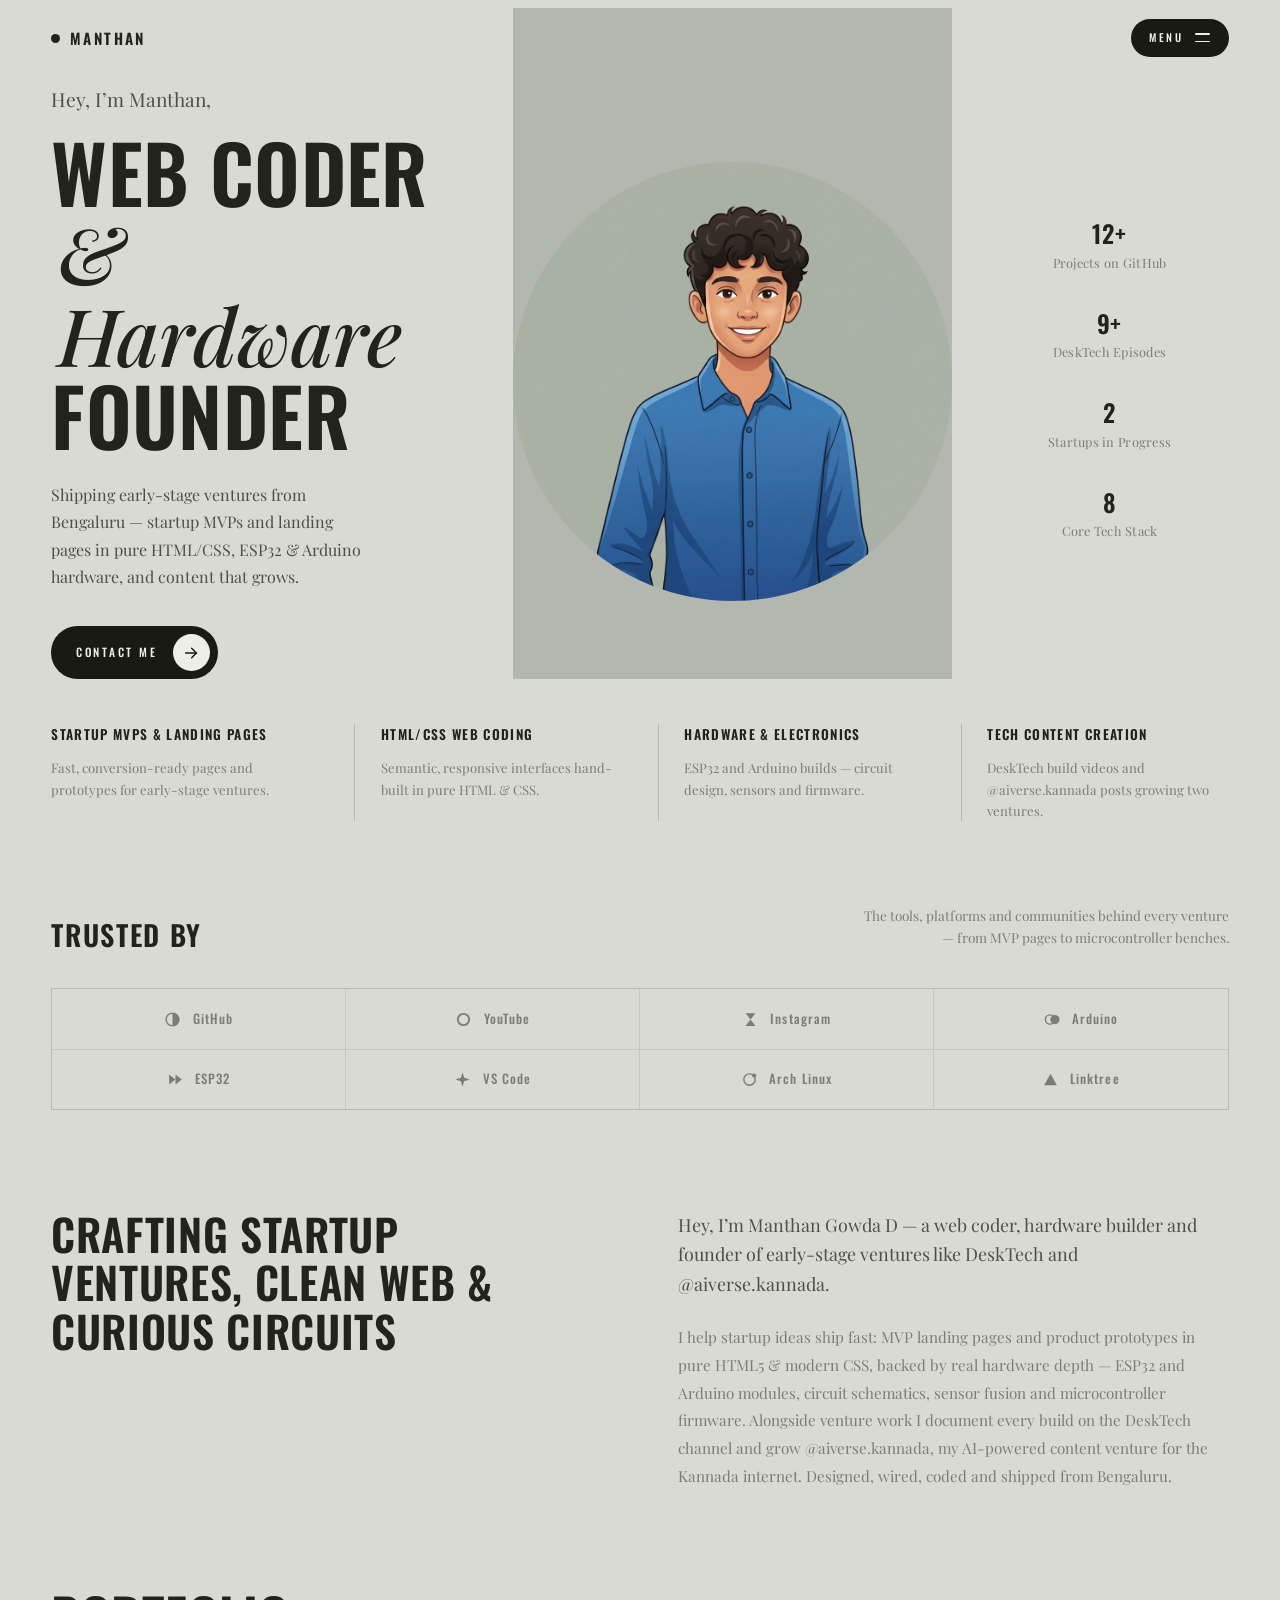
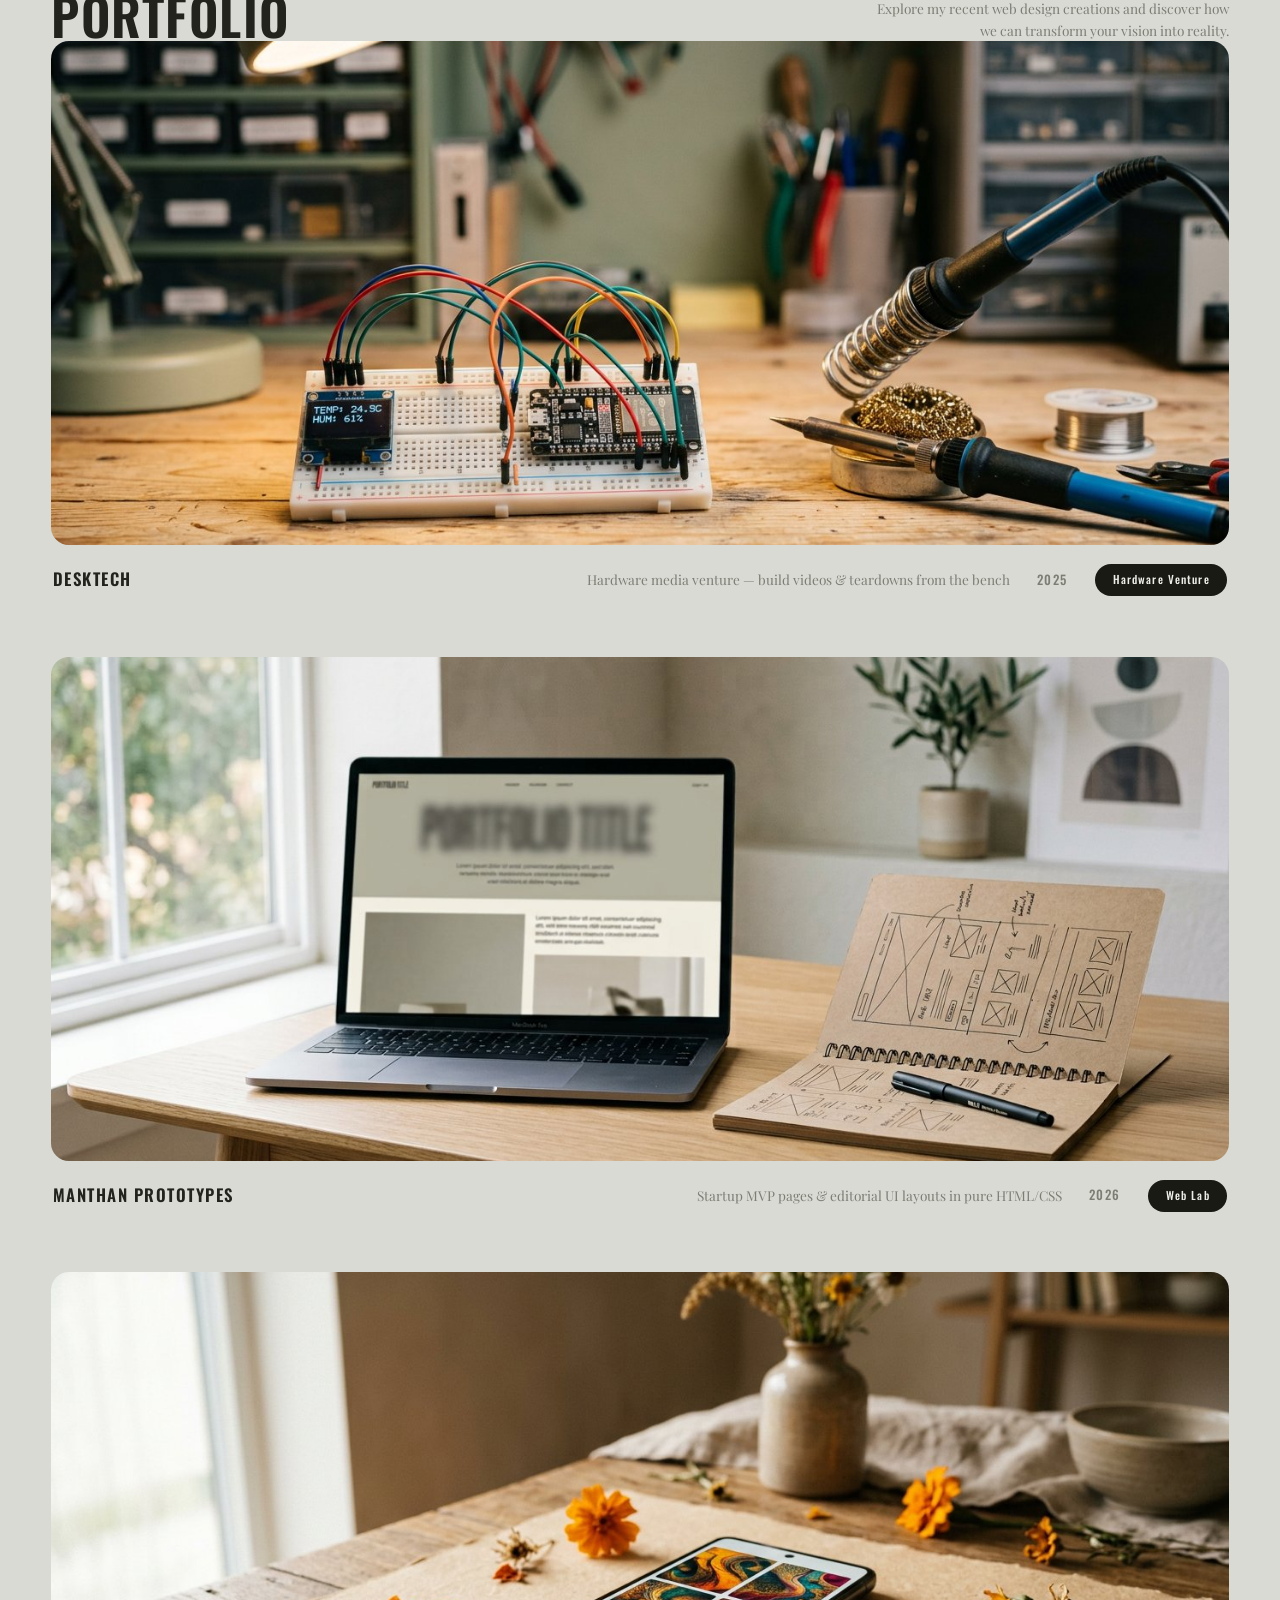
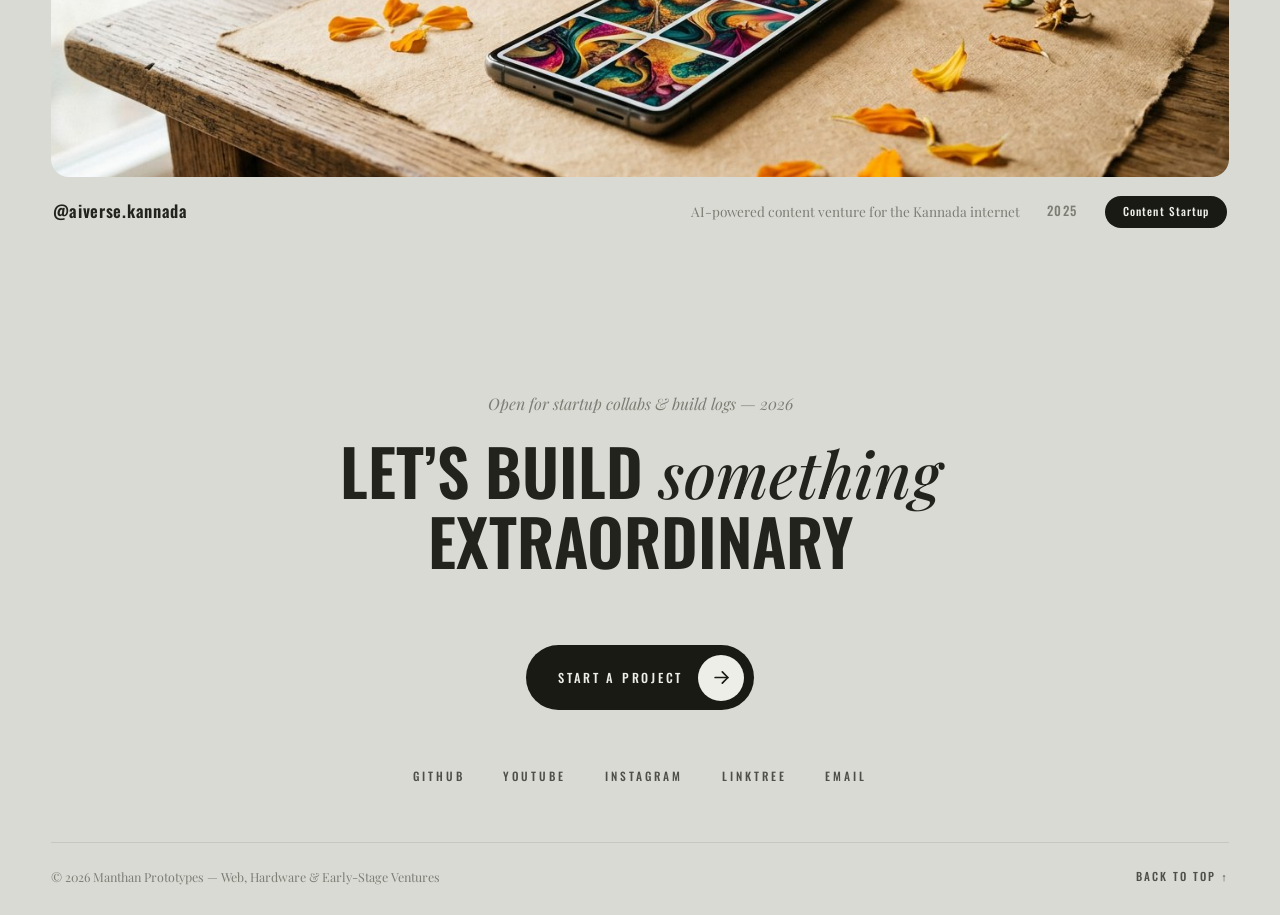
<file: index.html>
<!DOCTYPE html>
<html lang="en">
<head>
  <meta charset="UTF-8">
  <meta name="viewport" content="width=device-width, initial-scale=1.0">
  <title>Manthan Prototypes — Web Coder &amp; Hardware Founder</title>
  <meta name="description" content="Manthan Gowda D — web coder, hardware builder and founder of early-stage ventures. Startup MVP pages in pure HTML/CSS, ESP32 & Arduino builds, DeskTech videos and @aiverse.kannada content from Bengaluru.">
  <meta name="theme-color" content="#D9DAD4">
  <link rel="apple-touch-icon" href="favicon/apple-touch-icon.png">
  <link rel="icon" type="image/png" sizes="32x32" href="favicon/favicon-32x32.png">
  <link rel="icon" type="image/png" sizes="16x16" href="favicon/favicon-16x16.png">
  <link rel="manifest" href="favicon/site.webmanifest">
  <link rel="preconnect" href="https://fonts.googleapis.com">
  <link rel="preconnect" href="https://fonts.gstatic.com" crossorigin>
  <link rel="stylesheet" href="https://fonts.googleapis.com/css2?family=Oswald:wght@400;500;600;700&family=Playfair+Display:ital,wght@0,400;0,500;0,600;1,400;1,500;1,600&display=swap">
  <link rel="stylesheet" href="style.css">
</head>
<body>

  <a class="skip-link" href="#main">Skip to content</a>

  <div class="sheet">

    <!-- ============ TOP BAR ============ -->
    <header class="topbar">
      <a class="brand" href="#top">
        <span class="brand-dot" aria-hidden="true"></span>MANTHAN
      </a>
      <a class="menu-pill" href="#site-menu">
        <span class="menu-label">MENU</span>
        <span class="menu-icon" aria-hidden="true"><i></i><i></i></span>
      </a>
    </header>

    <!-- ============ FULLSCREEN MENU OVERLAY (opens/closes via :target) ============ -->
    <nav class="menu-overlay" id="site-menu" aria-label="Site navigation">
      <a class="menu-pill close" href="#top">
        <span class="menu-label">CLOSE</span>
        <span class="menu-icon x" aria-hidden="true"><i></i><i></i></span>
      </a>
      <div class="menu-inner">
        <div class="menu-col">
          <span class="menu-eyebrow">Index</span>
          <a class="menu-link" href="#top">Home</a>
          <a class="menu-link" href="#services">Services</a>
          <a class="menu-link" href="#about">About</a>
          <a class="menu-link" href="#work">Work</a>
          <a class="menu-link" href="#contact">Contact</a>
        </div>
        <div class="menu-col">
          <span class="menu-eyebrow">Elsewhere</span>
          <a class="menu-link sm" href="desktech/desktech.html">DeskTech Feed</a>
          <a class="menu-link sm" href="projects/projects.html">Lab Repositories</a>
          <a class="menu-link sm" href="about/about.html">Profile Dossier</a>
          <a class="menu-link sm" href="https://github.com/mnthn26" target="_blank" rel="noopener noreferrer">GitHub — mnthn26</a>
          <a class="menu-link sm" href="https://www.instagram.com/aiverse.kannada" target="_blank" rel="noopener noreferrer">@aiverse.kannada</a>
        </div>
        <div class="menu-col">
          <span class="menu-eyebrow">Studio</span>
          <p class="menu-note">Independent web coder, hardware builder &amp; founder of early-stage ventures &mdash; MVP pages, ESP32/Arduino builds and tech content from Bengaluru, IN.</p>
          <a class="menu-mail" href="mailto:dmanthan2013@gmail.com">dmanthan2013@gmail.com</a>
        </div>
      </div>
    </nav>

    <main id="main">

      <!-- ============ HERO ============ -->
      <div class="hero-zone" id="top">
        <section class="hero" aria-label="Introduction">

          <div class="hero-intro">
            <p class="eyebrow">Hey, I&rsquo;m Manthan,</p>
            <h1 class="headline">
              <span class="hl-solid">Web Coder</span>
              <span class="hl-italic">&amp; Hardware</span>
              <span class="hl-solid">Founder</span>
            </h1>
            <p class="lede">Shipping early-stage ventures from Bengaluru &mdash; startup MVPs and landing pages in pure HTML/CSS, ESP32 &amp; Arduino hardware, and content that grows.</p>
            <a class="btn-pill" href="#contact">
              <span>Contact Me</span>
              <span class="btn-arrow" aria-hidden="true">
                <svg viewBox="0 0 24 24" fill="none" stroke="currentColor" stroke-width="2.2" stroke-linecap="round" stroke-linejoin="round"><line x1="4" y1="12" x2="20" y2="12"></line><polyline points="13 5 20 12 13 19"></polyline></svg>
              </span>
            </a>
          </div>

          <div class="hero-portrait">
            <figure class="portrait">
              <img src="assets/img/avatar-manthan.png" alt="Cartoon avatar of Manthan Gowda D — smiling, curly dark hair, blue shirt on a sage background">
            </figure>
          </div>

          <aside class="hero-stats" aria-label="Builder statistics">
            <div class="stat"><b>12+</b><span>Projects on GitHub</span></div>
            <div class="stat"><b>9+</b><span>DeskTech Episodes</span></div>
            <div class="stat"><b>2</b><span>Startups in Progress</span></div>
            <div class="stat"><b>8</b><span>Core Tech Stack</span></div>
          </aside>

        </section>
      </div>

      <!-- ============ CORE PILLARS ============ -->
      <section class="pillars" id="services" aria-label="Core services">
        <article class="pillar">
          <h3>Startup MVPs &amp; Landing Pages</h3>
          <p>Fast, conversion-ready pages and prototypes for early-stage ventures.</p>
        </article>
        <article class="pillar">
          <h3>HTML/CSS Web Coding</h3>
          <p>Semantic, responsive interfaces hand-built in pure HTML &amp; CSS.</p>
        </article>
        <article class="pillar">
          <h3>Hardware &amp; Electronics</h3>
          <p>ESP32 and Arduino builds &mdash; circuit design, sensors and firmware.</p>
        </article>
        <article class="pillar">
          <h3>Tech Content Creation</h3>
          <p>DeskTech build videos and @aiverse.kannada posts growing two ventures.</p>
        </article>
      </section>

      <!-- ============ TRUSTED BY ============ -->
      <section class="trusted" aria-label="Trusted by">
        <div class="section-head">
          <h2>Trusted By</h2>
          <p class="head-note">The tools, platforms and communities behind every venture &mdash; from MVP pages to microcontroller benches.</p>
        </div>
        <ul class="logo-grid">
          <li class="logo-cell">
            <svg viewBox="0 0 24 24" aria-hidden="true"><circle cx="12" cy="12" r="9" fill="none" stroke="currentColor" stroke-width="2"></circle><path d="M12 3a9 9 0 0 1 0 18Z" fill="currentColor"></path></svg>
            <span>GitHub</span>
          </li>
          <li class="logo-cell">
            <svg viewBox="0 0 24 24" aria-hidden="true"><circle cx="12" cy="12" r="8" fill="none" stroke="currentColor" stroke-width="2.6"></circle></svg>
            <span>YouTube</span>
          </li>
          <li class="logo-cell">
            <svg viewBox="0 0 24 24" aria-hidden="true"><path d="M5 3h14l-7 9 7 9H5l7-9Z" fill="currentColor"></path></svg>
            <span>Instagram</span>
          </li>
          <li class="logo-cell">
            <svg viewBox="0 0 24 24" aria-hidden="true"><circle cx="8.5" cy="12" r="6.5" fill="none" stroke="currentColor" stroke-width="2"></circle><circle cx="15.5" cy="12" r="6.5" fill="currentColor"></circle></svg>
            <span>Arduino</span>
          </li>
          <li class="logo-cell">
            <svg viewBox="0 0 24 24" aria-hidden="true"><path d="M3 5l9 7-9 7Z" fill="currentColor"></path><path d="M12 5l9 7-9 7Z" fill="currentColor"></path></svg>
            <span>ESP32</span>
          </li>
          <li class="logo-cell">
            <svg viewBox="0 0 24 24" aria-hidden="true"><path d="M12 2l2.4 7.6L22 12l-7.6 2.4L12 22l-2.4-7.6L2 12l7.6-2.4Z" fill="currentColor"></path></svg>
            <span>VS Code</span>
          </li>
          <li class="logo-cell">
            <svg viewBox="0 0 24 24" aria-hidden="true"><circle cx="12" cy="12" r="8" fill="none" stroke="currentColor" stroke-width="2"></circle><circle cx="18.5" cy="6.5" r="3" fill="currentColor"></circle></svg>
            <span>Arch Linux</span>
          </li>
          <li class="logo-cell">
            <svg viewBox="0 0 24 24" aria-hidden="true"><path d="M12 4l9 16H3Z" fill="currentColor"></path></svg>
            <span>Linktree</span>
          </li>
        </ul>
      </section>

      <!-- ============ ABOUT / PHILOSOPHY ============ -->
      <section class="about" id="about" aria-label="About and philosophy">
        <h2 class="about-title">Crafting Startup Ventures, Clean Web &amp; Curious Circuits</h2>
        <div class="about-body">
          <p class="about-lead">Hey, I&rsquo;m Manthan Gowda D &mdash; a web coder, hardware builder and founder of early-stage ventures like DeskTech and @aiverse.kannada.</p>
          <p>I help startup ideas ship fast: MVP landing pages and product prototypes in pure HTML5 &amp; modern CSS, backed by real hardware depth &mdash; ESP32 and Arduino modules, circuit schematics, sensor fusion and microcontroller firmware. Alongside venture work I document every build on the DeskTech channel and grow @aiverse.kannada, my AI-powered content venture for the Kannada internet. Designed, wired, coded and shipped from Bengaluru.</p>
        </div>
      </section>

      <!-- ============ PORTFOLIO ============ -->
      <section class="work" id="work" aria-label="Selected work">
        <div class="section-head">
          <h2 class="xl">Portfolio</h2>
          <p class="head-note">Explore my recent web design creations and discover how we can transform your vision into reality.</p>
        </div>

        <article class="project-card">
          <figure>
            <img src="assets/img/project-desktech.jpg" alt="DeskTech bench — ESP32 board on a breadboard with jumper wires and a glowing OLED display">
          </figure>
          <div class="project-meta">
            <h3>DeskTech</h3>
            <div class="meta-right">
              <p>Hardware media venture &mdash; build videos &amp; teardowns from the bench</p>
              <span class="meta-year">2025</span>
              <span class="meta-tag">Hardware Venture</span>
            </div>
          </div>
        </article>

        <article class="project-card">
          <figure>
            <img src="assets/img/project-uilab.jpg" alt="Manthan Prototypes UI lab — laptop showing a minimalist editorial web layout beside wireframe sketches">
          </figure>
          <div class="project-meta">
            <h3>Manthan Prototypes</h3>
            <div class="meta-right">
              <p>Startup MVP pages &amp; editorial UI layouts in pure HTML/CSS</p>
              <span class="meta-year">2026</span>
              <span class="meta-tag">Web Lab</span>
            </div>
          </div>
        </article>

        <article class="project-card">
          <figure>
            <img src="assets/img/project-aiverse.jpg" alt="aiverse.kannada — smartphone displaying a grid of vivid abstract AI-generated artwork">
          </figure>
          <div class="project-meta">
            <h3 class="handle">@aiverse.kannada</h3>
            <div class="meta-right">
              <p>AI-powered content venture for the Kannada internet</p>
              <span class="meta-year">2025</span>
              <span class="meta-tag">Content Startup</span>
            </div>
          </div>
        </article>
      </section>

      <!-- ============ FOOTER / CONTACT ============ -->
      <footer class="footer" id="contact">
        <p class="footer-eyebrow">Open for startup collabs &amp; build logs &mdash; 2026</p>
        <h2 class="footer-title">Let&rsquo;s Build <em>something</em> Extraordinary</h2>
        <a class="btn-pill big" href="mailto:dmanthan2013@gmail.com">
          <span>Start a Project</span>
          <span class="btn-arrow" aria-hidden="true">
            <svg viewBox="0 0 24 24" fill="none" stroke="currentColor" stroke-width="2.2" stroke-linecap="round" stroke-linejoin="round"><line x1="4" y1="12" x2="20" y2="12"></line><polyline points="13 5 20 12 13 19"></polyline></svg>
          </span>
        </a>
        <ul class="footer-socials">
          <li><a href="https://github.com/mnthn26" target="_blank" rel="noopener noreferrer">GitHub</a></li>
          <li><a href="https://www.youtube.com/channel/UCJ097-h2m6bMtl9oHYCZjIQ" target="_blank" rel="noopener noreferrer">YouTube</a></li>
          <li><a href="https://www.instagram.com/aiverse.kannada" target="_blank" rel="noopener noreferrer">Instagram</a></li>
          <li><a href="https://linktr.ee/mnthn26" target="_blank" rel="noopener noreferrer">Linktree</a></li>
          <li><a href="mailto:dmanthan2013@gmail.com">Email</a></li>
        </ul>
        <div class="footer-bar">
          <span>&copy; 2026 Manthan Prototypes &mdash; Web, Hardware &amp; Early-Stage Ventures</span>
          <a href="#top">Back to top &uarr;</a>
        </div>
      </footer>

    </main>
  </div>

</body>
</html>
</file>
<file: style.css>
/* ==========================================================================
   Manthan Prototypes — Editorial Studio Theme (v4)
   Minimalist, modern editorial portfolio.
   Pure CSS: no frameworks, no JavaScript required.

   Contents
   01. Design tokens
   02. Base & reset
   03. Sheet frame & top bar
   04. Menu overlay (CSS-only toggle)
   05. Hero (intro / portrait band / stats)
   06. Core pillars bar
   07. Trusted by
   08. About / philosophy
   09. Portfolio grid
   10. Footer / contact
   11. Scroll-reveal (progressive enhancement)
   12. Responsive breakpoints
   ========================================================================== */

/* ---------- 01. Design tokens ---------- */
:root {
  /* Palette — warm sage / stone editorial paper */
  --paper:      #D9DAD4;   /* sheet background            */
  --frame:      #BBBCB5;   /* page frame around the sheet */
  --band:       #B4B7AF;   /* hero portrait band          */
  --ink:        #22231D;   /* near-black charcoal         */
  --ink-soft:   #4E4F47;   /* secondary text              */
  --muted:      #7C7E74;   /* captions, labels            */
  --line:       rgba(34, 35, 29, .18);
  --line-soft:  rgba(34, 35, 29, .10);
  --pill:       #191A14;   /* near-black pills            */
  --pill-ink:   #EDEEE8;   /* text on pills               */

  /* Type pairing — condensed grotesque + high-contrast serif */
  --font-display: "Oswald", "Arial Narrow", "Helvetica Neue", Arial, sans-serif;
  --font-serif:   "Playfair Display", Georgia, "Times New Roman", serif;

  /* Rhythm */
  --pad-x:   clamp(1.25rem, 4vw, 4.5rem);   /* sheet side padding   */
  --sheet-w: 1280px;                        /* editorial sheet max  */
  --header-h: 76px;                         /* fixed top-bar height */
  --radius-card: 18px;
  --radius-pill: 999px;
}

/* ---------- 02. Base & reset ---------- */
*, *::before, *::after { box-sizing: border-box; }

html {
  scroll-behavior: smooth;
  scroll-padding-top: 1.5rem;
  -webkit-text-size-adjust: 100%;
}

body {
  margin: 0;
  background: var(--frame);
  color: var(--ink);
  font-family: var(--font-serif);
  font-size: 16px;
  line-height: 1.6;
  -webkit-font-smoothing: antialiased;
  text-rendering: optimizeLegibility;
}

/* freeze the page while the fullscreen menu is open */
body:has(.menu-overlay:target) { overflow: hidden; }

img { display: block; max-width: 100%; }
figure { margin: 0; }
ul { margin: 0; padding: 0; list-style: none; }
h1, h2, h3, p { margin: 0; }

::selection { background: var(--ink); color: var(--paper); }

:focus-visible {
  outline: 2px solid var(--ink);
  outline-offset: 3px;
  border-radius: 2px;
}

.skip-link {
  position: fixed;
  top: -100px;
  left: 1rem;
  z-index: 99;
  padding: .6rem 1.1rem;
  background: var(--pill);
  color: var(--pill-ink);
  font-family: var(--font-display);
  font-size: .72rem;
  letter-spacing: .18em;
  text-transform: uppercase;
  text-decoration: none;
  border-radius: var(--radius-pill);
  transition: top .25s ease;
}
.skip-link:focus { top: 1rem; }

/* ---------- 03. Sheet frame & top bar ---------- */
.sheet {
  position: relative;
  max-width: var(--sheet-w);
  margin: 0 auto;
  background: var(--paper);
  min-height: 100vh;
}

.topbar {
  position: relative;
  z-index: 30;
  height: var(--header-h);
  display: flex;
  align-items: center;
  justify-content: space-between;
  padding-inline: var(--pad-x);
}

.brand {
  display: inline-flex;
  align-items: center;
  gap: .6rem;
  font-family: var(--font-display);
  font-weight: 600;
  font-size: .95rem;
  letter-spacing: .16em;
  color: var(--ink);
  text-decoration: none;
  transition: opacity .3s ease;
}
.brand-dot {
  width: 9px;
  height: 9px;
  border-radius: 50%;
  background: var(--ink);
  flex: none;
}

/* pill-shaped MENU toggle */
.menu-pill {
  display: inline-flex;
  align-items: center;
  gap: .75rem;
  padding: .62rem 1.15rem;
  background: var(--pill);
  color: var(--pill-ink);
  border-radius: var(--radius-pill);
  font-family: var(--font-display);
  font-weight: 500;
  font-size: .68rem;
  letter-spacing: .24em;
  text-decoration: none;
  cursor: pointer;
  user-select: none;
  transition: transform .3s ease, background .3s ease, opacity .3s ease;
}
.menu-pill:hover { transform: translateY(-1px); }
.menu-pill:active { transform: translateY(0); }

.menu-label { display: inline; }

.menu-icon {
  position: relative;
  width: 15px;
  height: 9px;
  flex: none;
}
.menu-icon i {
  position: absolute;
  left: 0;
  right: 0;
  height: 1.6px;
  border-radius: 2px;
  background: currentColor;
  transition: transform .35s ease;
}
.menu-icon i:first-child { top: 0; }
.menu-icon i:last-child  { bottom: 0; }

/* ---------- 04. Menu overlay (pure-CSS :target toggle) ---------- */
.menu-overlay {
  position: fixed;
  inset: 0;
  z-index: 25;
  display: flex;
  padding: calc(var(--header-h) + 2rem) 2rem 3rem;
  background: var(--pill);
  color: var(--pill-ink);
  opacity: 0;
  visibility: hidden;
  transform: translateY(-14px);
  transition: opacity .45s ease, transform .45s ease, visibility 0s linear .45s;
  overflow-y: auto;
}
.menu-overlay:target {
  opacity: 1;
  visibility: visible;
  transform: none;
  transition: opacity .45s ease, transform .45s ease;
}
/* freeze the page + hide the top-bar pill while the menu is open */
body:has(.menu-overlay:target) { overflow: hidden; }
body:has(.menu-overlay:target) :is(.brand, .topbar .menu-pill) {
  opacity: 0;
  pointer-events: none;
}

/* CLOSE pill pinned where the MENU pill sits */
.menu-pill.close {
  position: absolute;
  top: calc((var(--header-h) - 38px) / 2);
  right: var(--pad-x);
}
.menu-icon.x i:first-child { transform: translateY(3.7px) rotate(45deg); }
.menu-icon.x i:last-child  { transform: translateY(-3.7px) rotate(-45deg); }

.menu-inner {
  display: grid;
  grid-template-columns: 1.15fr .9fr 1fr;
  gap: clamp(2rem, 5vw, 4.5rem);
  width: min(1020px, 100%);
  margin: auto;   /* centers when it fits, scrolls from top when it doesn't */
}

.menu-eyebrow {
  display: block;
  margin-bottom: 1.4rem;
  font-family: var(--font-display);
  font-weight: 500;
  font-size: .66rem;
  letter-spacing: .32em;
  text-transform: uppercase;
  color: rgba(237, 238, 232, .5);
}

.menu-link {
  display: block;
  padding: .3rem 0;
  font-family: var(--font-display);
  font-weight: 500;
  font-size: clamp(1.7rem, 3.2vw, 2.5rem);
  line-height: 1.16;
  letter-spacing: .04em;
  text-transform: uppercase;
  color: var(--pill-ink);
  text-decoration: none;
  transition: transform .3s ease, color .3s ease;
}
.menu-link:hover { transform: translateX(8px); color: #fff; }
.menu-link.sm {
  font-size: .95rem;
  letter-spacing: .14em;
  color: rgba(237, 238, 232, .72);
  padding: .38rem 0;
}
.menu-link.sm:hover { color: #fff; }

.menu-note {
  max-width: 30ch;
  font-size: .95rem;
  line-height: 1.75;
  color: rgba(237, 238, 232, .68);
}
.menu-mail {
  display: inline-block;
  margin-top: 1.4rem;
  font-family: var(--font-display);
  font-size: .82rem;
  letter-spacing: .12em;
  color: var(--pill-ink);
  text-decoration: none;
  border-bottom: 1px solid rgba(237, 238, 232, .35);
  padding-bottom: .25rem;
  transition: border-color .3s ease;
}
.menu-mail:hover { border-color: var(--pill-ink); }

/* ---------- 05. Hero ---------- */
.hero-zone { position: relative; }

.hero {
  position: relative;
  z-index: 1;
  display: grid;
  grid-template-columns: minmax(0, 1.08fr) minmax(0, 1fr) minmax(0, .66fr);
  align-items: center;
  gap: clamp(1.5rem, 3vw, 3rem);
  padding: .5rem 0 0;
}

/* left — introduction */
.hero-intro { padding-left: var(--pad-x); }

.eyebrow {
  margin-bottom: 1.15rem;
  font-size: clamp(1.05rem, 1.5vw, 1.3rem);
  color: var(--ink-soft);
}

.headline {
  display: flex;
  flex-direction: column;
  font-family: var(--font-display);
  font-weight: 600;
  font-size: clamp(3rem, 6.2vw, 5rem);
  line-height: .98;
  letter-spacing: .005em;
  text-transform: uppercase;
  color: var(--ink);
}
.hl-italic {
  font-family: var(--font-serif);
  font-style: italic;
  font-weight: 500;
  text-transform: none;
  letter-spacing: 0;
  line-height: 1.04;
  padding-left: .08em;   /* optical indent for the italic ampersand */
}

.lede {
  margin-top: 1.7rem;
  max-width: 32ch;
  font-size: 1rem;
  line-height: 1.72;
  color: var(--ink-soft);
}

/* black pill CTA with arrow disc */
.btn-pill {
  display: inline-flex;
  align-items: center;
  gap: .95rem;
  margin-top: 2.2rem;
  padding: .5rem .5rem .5rem 1.55rem;
  background: var(--pill);
  color: var(--pill-ink);
  border-radius: var(--radius-pill);
  font-family: var(--font-display);
  font-weight: 500;
  font-size: .72rem;
  letter-spacing: .22em;
  text-transform: uppercase;
  text-decoration: none;
  transition: transform .3s ease;
}
.btn-pill:hover { transform: translateY(-2px); }
.btn-arrow {
  width: 37px;
  height: 37px;
  flex: none;
  display: grid;
  place-items: center;
  border-radius: 50%;
  background: var(--pill-ink);
  color: var(--pill);
  transition: transform .35s ease;
}
.btn-arrow svg { width: 16px; height: 16px; }
.btn-pill:hover .btn-arrow { transform: translateX(4px); }
.btn-pill.big { padding: .6rem .6rem .6rem 2rem; font-size: .78rem; }
.btn-pill.big .btn-arrow { width: 46px; height: 46px; }
.btn-pill.big .btn-arrow svg { width: 19px; height: 19px; }

/* center — circular portrait on the darker sage band */
.hero-portrait {
  position: relative;
  z-index: 1;
  align-self: stretch;
  display: flex;
  align-items: center;
  justify-content: center;
}
.hero-portrait::before {           /* the vertical band, extended up
                                      through the top bar like the reference */
  content: "";
  position: absolute;
  z-index: -1;
  top: calc(-1 * var(--header-h));
  bottom: 0;
  left: 0;
  right: 0;
  background: var(--band);
}
.portrait {
  width: min(100%, 470px);
  aspect-ratio: 1;
  margin-inline: auto;
  border-radius: 50%;
  overflow: hidden;
  background: var(--band);
}
.portrait img {
  width: 100%;
  height: 100%;
  object-fit: cover;
  object-position: 50% 28%;
}

/* right — stacked statistics */
.hero-stats {
  display: flex;
  flex-direction: column;
  justify-content: center;
  gap: 2.35rem;
  padding-right: var(--pad-x);
  text-align: center;
}
.stat b {
  display: block;
  font-family: var(--font-display);
  font-weight: 600;
  font-size: clamp(1.45rem, 1.9vw, 1.8rem);
  letter-spacing: .03em;
  line-height: 1;
}
.stat span {
  display: block;
  margin-top: .45rem;
  font-size: .8rem;
  letter-spacing: .02em;
  color: var(--muted);
}

/* ---------- 06. Core pillars bar ---------- */
.pillars {
  display: grid;
  grid-template-columns: repeat(4, 1fr);
  gap: 2.2rem;
  padding: 2.8rem var(--pad-x) 4.4rem;
}
.pillar {
  border-left: 1px solid var(--line);
  padding-left: 1.6rem;
}
.pillar:first-child { border-left: 0; padding-left: 0; }
.pillar h3 {
  font-family: var(--font-display);
  font-weight: 600;
  font-size: .84rem;
  letter-spacing: .1em;
  text-transform: uppercase;
}
.pillar p {
  margin-top: .75rem;
  font-size: .82rem;
  line-height: 1.62;
  color: var(--muted);
}

/* ---------- shared section header row ---------- */
.section-head {
  display: flex;
  align-items: flex-end;
  justify-content: space-between;
  gap: 2rem;
}
.section-head h2 {
  font-family: var(--font-display);
  font-weight: 600;
  font-size: clamp(1.5rem, 2.2vw, 2rem);
  letter-spacing: .06em;
  text-transform: uppercase;
  line-height: 1;
}
.section-head h2.xl { font-size: clamp(2.2rem, 4vw, 3.4rem); letter-spacing: .03em; }
.head-note {
  margin-left: auto;
  max-width: 46ch;
  text-align: right;
  font-size: .85rem;
  line-height: 1.62;
  color: var(--muted);
}

/* ---------- 07. Trusted by ---------- */
.trusted { padding: .8rem var(--pad-x) 4.6rem; }

.logo-grid {
  display: grid;
  grid-template-columns: repeat(4, 1fr);
  margin-top: 2.5rem;
  border: 1px solid var(--line);
}
.logo-cell {
  display: flex;
  align-items: center;
  justify-content: center;
  gap: .7rem;
  padding: 1.22rem 1rem;
  color: var(--muted);
  border-right: 1px solid var(--line-soft);
  border-bottom: 1px solid var(--line-soft);
  transition: color .3s ease, background .3s ease;
}
.logo-cell:nth-child(4n) { border-right: 0; }
.logo-cell:nth-last-child(-n + 4) { border-bottom: 0; }
.logo-cell:hover { color: var(--ink); background: rgba(255, 255, 255, .28); }
.logo-cell svg { width: 17px; height: 17px; flex: none; }
.logo-cell span {
  font-family: var(--font-display);
  font-weight: 500;
  font-size: .8rem;
  letter-spacing: .08em;
  white-space: nowrap;
}

/* ---------- 08. About / philosophy ---------- */
.about {
  display: grid;
  grid-template-columns: 1.02fr 1fr;
  gap: clamp(2.5rem, 5vw, 5rem);
  padding: 1.6rem var(--pad-x) 5.6rem;
}
.about-title {
  max-width: 12em;
  font-family: var(--font-display);
  font-weight: 600;
  font-size: clamp(1.9rem, 3.4vw, 3.1rem);
  line-height: 1.12;
  letter-spacing: .015em;
  text-transform: uppercase;
}
.about-lead {
  font-size: clamp(1.05rem, 1.4vw, 1.24rem);
  line-height: 1.66;
  color: var(--ink-soft);
}
.about-body p + p {
  margin-top: 1.6rem;
  font-size: .95rem;
  line-height: 1.82;
  color: var(--muted);
}

/* ---------- 09. Portfolio grid ---------- */
.work { padding: .6rem var(--pad-x) 6rem; }

.project-card + .project-card { margin-top: 3.8rem; }
.project-card figure {
  border-radius: var(--radius-card);
  overflow: hidden;
  aspect-ratio: 21 / 9;
  background: var(--band);
}
.project-card figure img {
  width: 100%;
  height: 100%;
  object-fit: cover;
  transition: transform .9s cubic-bezier(.2, .6, .2, 1);
}
.project-card:hover figure img { transform: scale(1.035); }

.project-meta {
  display: flex;
  align-items: center;
  justify-content: space-between;
  gap: 1.5rem;
  padding: 1.15rem .1rem 0;
}
.project-meta h3 {
  font-family: var(--font-display);
  font-weight: 600;
  font-size: 1.05rem;
  letter-spacing: .09em;
  text-transform: uppercase;
}
.project-meta h3.handle {   /* keep community handles in their original case */
  text-transform: none;
  letter-spacing: .04em;
}
.meta-right {
  display: flex;
  align-items: center;
  gap: 1.7rem;
}
.meta-right p { font-size: .85rem; color: var(--muted); }
.meta-year {
  font-family: var(--font-display);
  font-weight: 500;
  font-size: .8rem;
  letter-spacing: .12em;
  color: var(--muted);
}
.meta-tag {
  padding: .44rem 1.1rem;
  background: var(--pill);
  color: var(--pill-ink);
  border-radius: var(--radius-pill);
  font-family: var(--font-display);
  font-weight: 500;
  font-size: .7rem;
  letter-spacing: .1em;
  white-space: nowrap;
}

/* ---------- 10. Footer / contact ---------- */
.footer {
  padding: 4.2rem var(--pad-x) 1.8rem;
  text-align: center;
}
.footer-eyebrow {
  font-style: italic;
  font-size: 1rem;
  color: var(--muted);
}
.footer-title {
  margin: 1.3rem auto 2.3rem;
  max-width: 22ch;
  font-family: var(--font-display);
  font-weight: 600;
  font-size: clamp(2.3rem, 5vw, 4.3rem);
  line-height: 1.04;
  text-transform: uppercase;
}
.footer-title em {
  font-family: var(--font-serif);
  font-style: italic;
  font-weight: 500;
  text-transform: none;
}
.footer-socials {
  display: flex;
  flex-wrap: wrap;
  justify-content: center;
  gap: 1.2rem 2.4rem;
  margin-top: 3.2rem;
}
.footer-socials a {
  font-family: var(--font-display);
  font-weight: 500;
  font-size: .72rem;
  letter-spacing: .26em;
  text-transform: uppercase;
  color: var(--ink-soft);
  text-decoration: none;
  transition: color .3s ease;
}
.footer-socials a:hover { color: var(--ink); }

.footer-bar {
  display: flex;
  align-items: center;
  justify-content: space-between;
  gap: 1rem;
  margin-top: 3.4rem;
  padding-top: 1.5rem;
  border-top: 1px solid var(--line-soft);
  font-size: .78rem;
  color: var(--muted);
}
.footer-bar a {
  font-family: var(--font-display);
  font-weight: 500;
  font-size: .7rem;
  letter-spacing: .18em;
  text-transform: uppercase;
  color: var(--ink-soft);
  text-decoration: none;
}
.footer-bar a:hover { color: var(--ink); }

/* ---------- 11. Scroll reveal (progressive enhancement) ---------- */
@keyframes rise-in {
  from { opacity: 0; transform: translateY(30px); }
  to   { opacity: 1; transform: none; }
}
@supports (animation-timeline: view()) {
  @media (prefers-reduced-motion: no-preference) {
    .pillar,
    .section-head,
    .logo-grid,
    .about-title,
    .about-body,
    .project-card,
    .footer-title {
      animation: rise-in linear both;
      animation-timeline: view();
      animation-range: entry 4% entry 42%;
    }
  }
}

@media (prefers-reduced-motion: reduce) {
  html { scroll-behavior: auto; }
  *, *::before, *::after {
    animation-duration: .01ms !important;
    animation-iteration-count: 1 !important;
    transition-duration: .01ms !important;
  }
}

/* ---------- 12. Responsive breakpoints ---------- */

/* tablets — stack the hero, band becomes a full-width strip */
@media (max-width: 980px) {
  .hero {
    grid-template-columns: 1fr 1fr;
    gap: 2.6rem 2rem;
    padding-bottom: 2.6rem;
  }
  .hero-portrait {
    grid-column: 1 / -1;
    order: -1;
    padding-top: .8rem;
  }
  .hero-portrait::before {
    top: -1.6rem;
    bottom: -1.6rem;
    left: calc(-1 * var(--pad-x));
    right: calc(-1 * var(--pad-x));
  }
  .portrait { width: min(100% - 3rem, 400px); }
  .hero-stats {
    flex-direction: row;
    flex-wrap: wrap;
    justify-content: center;
    gap: 2.2rem 3.4rem;
    padding-right: var(--pad-x);
  }

  .pillars {
    grid-template-columns: 1fr 1fr;
    gap: 2rem 2.2rem;
    padding-bottom: 3.6rem;
  }
  .pillar { border-left: 0; padding-left: 0; border-top: 1px solid var(--line); padding-top: 1.5rem; }
  .pillar:first-child { border-top: 1px solid var(--line); padding-top: 1.5rem; }
  .pillar:nth-child(-n + 2) { border-top: 0; padding-top: 0; }

  .logo-grid { grid-template-columns: 1fr 1fr; }
  .logo-cell:nth-child(4n) { border-right: 1px solid var(--line-soft); }
  .logo-cell:nth-child(2n) { border-right: 0; }
  .logo-cell:nth-last-child(-n + 4) { border-bottom: 1px solid var(--line-soft); }
  .logo-cell:nth-last-child(-n + 2) { border-bottom: 0; }

  .about { grid-template-columns: 1fr; gap: 2.2rem; padding-bottom: 4.4rem; }

  .project-card figure { aspect-ratio: 16 / 9; }

  .menu-inner { grid-template-columns: 1fr 1fr; }
}

/* phones */
@media (max-width: 640px) {
  .section-head { flex-direction: column; align-items: flex-start; gap: .9rem; }
  .head-note { margin-left: 0; text-align: left; }

  .hero { grid-template-columns: 1fr; gap: 2.4rem; }
  .hero-intro, .hero-stats { padding-inline: var(--pad-x); }
  .hero-stats { display: grid; grid-template-columns: 1fr 1fr; gap: 1.9rem 1rem; }

  .pillars { grid-template-columns: 1fr; gap: 1.6rem; }
  .pillar:nth-child(-n + 2) { border-top: 1px solid var(--line); padding-top: 1.5rem; }
  .pillar:first-child { border-top: 0; padding-top: 0; }

  .project-card figure { aspect-ratio: 4 / 3; }
  .project-meta { flex-direction: column; align-items: flex-start; gap: .7rem; }
  .meta-right { flex-wrap: wrap; gap: .8rem 1.2rem; }

  .footer-bar { flex-direction: column; gap: .8rem; }

  .menu-inner { grid-template-columns: 1fr; gap: 2.4rem; }
}

/* very narrow — single column logo wall */
@media (max-width: 420px) {
  .logo-grid { grid-template-columns: 1fr; }
  .logo-cell { border-right: 0; }
  .logo-cell:nth-last-child(-n + 2) { border-bottom: 1px solid var(--line-soft); }
  .logo-cell:last-child { border-bottom: 0; }
}
</file>
